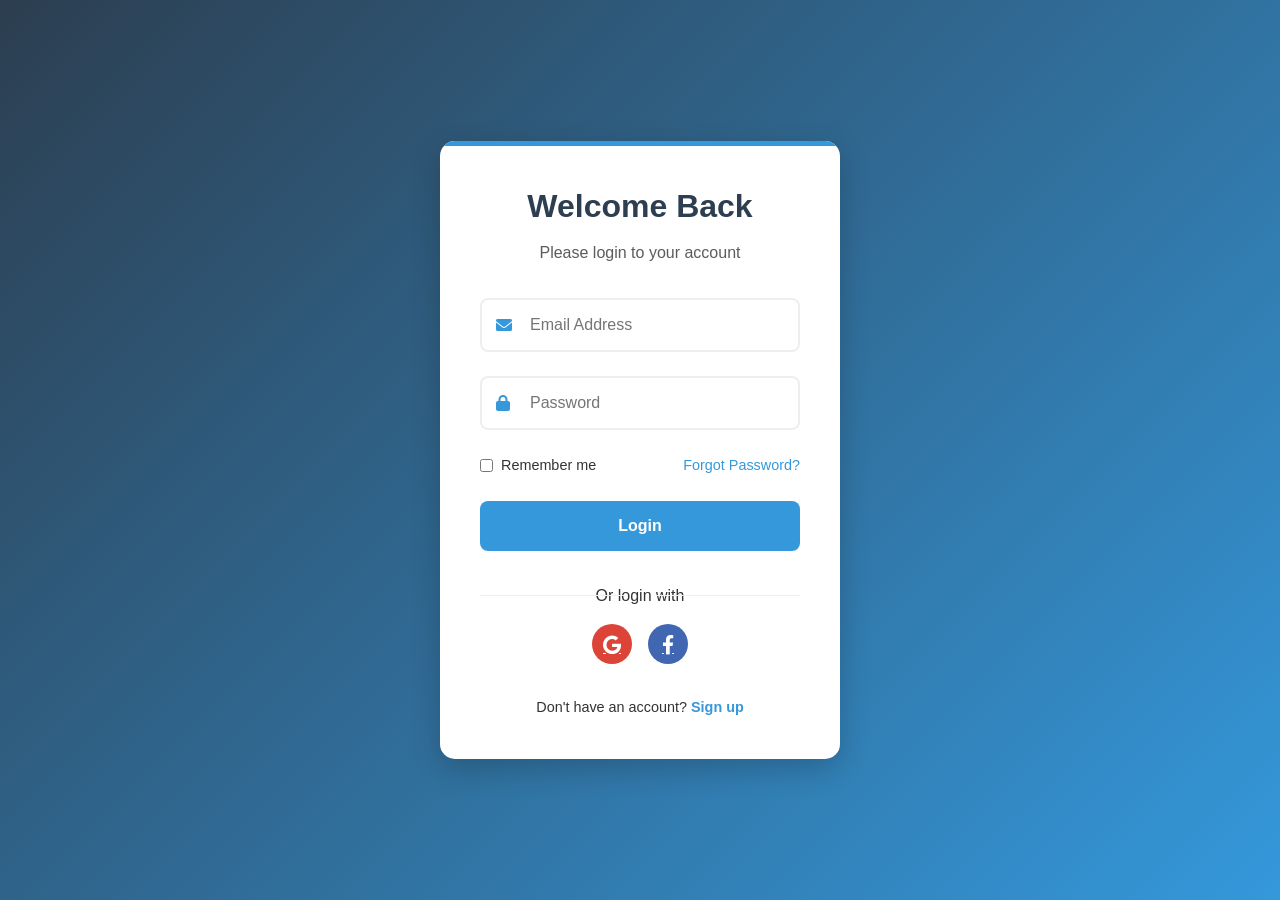
<file: components/login.html>
<!DOCTYPE html>
<html lang="en">
<head>
    <meta charset="UTF-8">
    <meta name="viewport" content="width=device-width, initial-scale=1.0">
    <title>Login - Skyline Labour</title>
    <link rel="stylesheet" href="../css/style.css">

    <link rel="stylesheet" href="https://cdnjs.cloudflare.com/ajax/libs/font-awesome/6.0.0/css/all.min.css">
    <style>
        .login-container {
            min-height: 100vh;
            display: flex;
            align-items: center;
            justify-content: center;
            background: linear-gradient(135deg, var(--primary-color), var(--secondary-color));
            padding: 2rem;
        }

        .login-box {
            background: var(--white);
            padding: 2.5rem;
            border-radius: 15px;
            box-shadow: 0 10px 30px rgba(0,0,0,0.2);
            width: 100%;
            max-width: 400px;
            position: relative;
            overflow: hidden;
        }

        .login-box::before {
            content: '';
            position: absolute;
            top: 0;
            left: 0;
            width: 100%;
            height: 5px;
            background: var(--secondary-color);
        }

        .login-header {
            text-align: center;
            margin-bottom: 2rem;
        }

        .login-header h1 {
            color: var(--primary-color);
            font-size: 2rem;
            margin-bottom: 0.5rem;
        }

        .login-header p {
            color: var(--text-color);
            opacity: 0.8;
        }

        .login-form {
            display: flex;
            flex-direction: column;
            gap: 1.5rem;
        }

        .form-group {
            position: relative;
        }

        .form-group i {
            position: absolute;
            left: 1rem;
            top: 50%;
            transform: translateY(-50%);
            color: var(--secondary-color);
        }

        .form-group input {
            width: 100%;
            padding: 1rem 1rem 1rem 3rem;
            border: 2px solid #eee;
            border-radius: 8px;
            font-size: 1rem;
            transition: all 0.3s ease;
        }

        .form-group input:focus {
            border-color: var(--secondary-color);
            box-shadow: 0 0 0 3px rgba(52, 152, 219, 0.1);
            outline: none;
        }

        .remember-forgot {
            display: flex;
            justify-content: space-between;
            align-items: center;
            font-size: 0.9rem;
        }

        .remember-me {
            display: flex;
            align-items: center;
            gap: 0.5rem;
        }

        .forgot-password {
            color: var(--secondary-color);
            text-decoration: none;
            transition: color 0.3s ease;
        }

        .forgot-password:hover {
            color: var(--primary-color);
        }

        .login-button {
            background: var(--secondary-color);
            color: var(--white);
            padding: 1rem;
            border: none;
            border-radius: 8px;
            font-size: 1rem;
            font-weight: 600;
            cursor: pointer;
            transition: all 0.3s ease;
        }

        .login-button:hover {
            background: var(--primary-color);
            transform: translateY(-2px);
            box-shadow: 0 5px 15px rgba(52, 152, 219, 0.3);
        }

        .social-login {
            margin-top: 2rem;
            text-align: center;
        }

        .social-login p {
            color: var(--text-color);
            margin-bottom: 1rem;
            position: relative;
        }

        .social-login p::before,
        .social-login p::after {
            content: '';
            position: absolute;
            top: 50%;
            width: 45%;
            height: 1px;
            background: #eee;
        }

        .social-login p::before {
            left: 0;
        }

        .social-login p::after {
            right: 0;
        }

        .social-buttons {
            display: flex;
            justify-content: center;
            gap: 1rem;
        }

        .social-button {
            width: 40px;
            height: 40px;
            border-radius: 50%;
            display: flex;
            align-items: center;
            justify-content: center;
            color: var(--white);
            font-size: 1.2rem;
            transition: all 0.3s ease;
        }

        .social-button.google {
            background: #DB4437;
        }

        .social-button.facebook {
            background: #4267B2;
        }

        .social-button:hover {
            transform: translateY(-2px);
            box-shadow: 0 5px 15px rgba(0,0,0,0.2);
        }

        .signup-link {
            text-align: center;
            margin-top: 2rem;
            font-size: 0.9rem;
        }

        .signup-link a {
            color: var(--secondary-color);
            text-decoration: none;
            font-weight: 600;
            transition: color 0.3s ease;
        }

        .signup-link a:hover {
            color: var(--primary-color);
        }

        @media (max-width: 480px) {
            .login-box {
                padding: 2rem;
            }

            .social-buttons {
                flex-direction: column;
                align-items: center;
            }

            .social-button {
                width: 100%;
                max-width: 200px;
            }
        }
    </style>
</head>
<body>
    <div class="login-container">
        <div class="login-box">
            <div class="login-header">
                <h1>Welcome Back</h1>
                <p>Please login to your account</p>
            </div>
            <form class="login-form" id="loginForm">
                <div class="form-group">
                    <i class="fas fa-envelope"></i>
                    <input type="email" id="email" placeholder="Email Address" required>
                </div>
                <div class="form-group">
                    <i class="fas fa-lock"></i>
                    <input type="password" id="password" placeholder="Password" required>
                </div>
                <div class="remember-forgot">
                    <label class="remember-me">
                        <input type="checkbox" id="remember">
                        <span>Remember me</span>
                    </label>
                    <a href="#" class="forgot-password">Forgot Password?</a>
                </div>
                <button type="submit" class="login-button">Login</button>
            </form>
            <div class="social-login">
                <p>Or login with</p>
                <div class="social-buttons">
                    <a href="#" class="social-button google">
                        <i class="fab fa-google"></i>
                    </a>
                    <a href="#" class="social-button facebook">
                        <i class="fab fa-facebook-f"></i>
                    </a>
                </div>
            </div>
            <div class="signup-link">
                <p>Don't have an account? <a href="./signup.html">Sign up</a></p>
            </div>
        </div>
    </div>

    <script>
        document.getElementById('loginForm').addEventListener('submit', function(e) {
            e.preventDefault();
            
            // Get form values
            const email = document.getElementById('email').value;
            const password = document.getElementById('password').value;
            const remember = document.getElementById('remember').checked;

            // Basic validation
            if (!email || !password) {
                alert('Please fill in all fields');
                return;
            }

            // Email format validation
            const emailRegex = /^[^\s@]+@[^\s@]+\.[^\s@]+$/;
            if (!emailRegex.test(email)) {
                alert('Please enter a valid email address');
                return;
            }

            // Password length validation
            if (password.length < 6) {
                alert('Password must be at least 6 characters long');
                return;
            }

            // Show loading state
            const loginButton = document.querySelector('.login-button');
            const originalText = loginButton.textContent;
            loginButton.textContent = 'Logging in...';
            loginButton.disabled = true;

            // Simulate API call (replace with actual API call)
            setTimeout(() => {
                // Store user data in localStorage if remember is checked
                if (remember) {
                    localStorage.setItem('userEmail', email);
                    localStorage.setItem('rememberMe', 'true');
                } else {
                    localStorage.removeItem('userEmail');
                    localStorage.removeItem('rememberMe');
                }

                // Store login state
                localStorage.setItem('isLoggedIn', 'true');
                localStorage.setItem('userEmail', email);

                // Redirect to main page
                window.location.href = 'https://ansh2112577.github.io/SkyLine_Labour_Solution/#home';
            }, 1500);
        });

        // Check if user is already logged in
        window.addEventListener('load', function() {
            const isLoggedIn = localStorage.getItem('isLoggedIn') === 'true';
            if (isLoggedIn) {
                window.location.href = 'https://ansh2112577.github.io/SkyLine_Labour_Solution/#home';
            }

            // Auto-fill email if remember me was checked
            const rememberMe = localStorage.getItem('rememberMe') === 'true';
            const savedEmail = localStorage.getItem('userEmail');
            if (rememberMe && savedEmail) {
                document.getElementById('email').value = savedEmail;
                document.getElementById('remember').checked = true;
            }
        });
    </script>
</body>
</html>
</file>
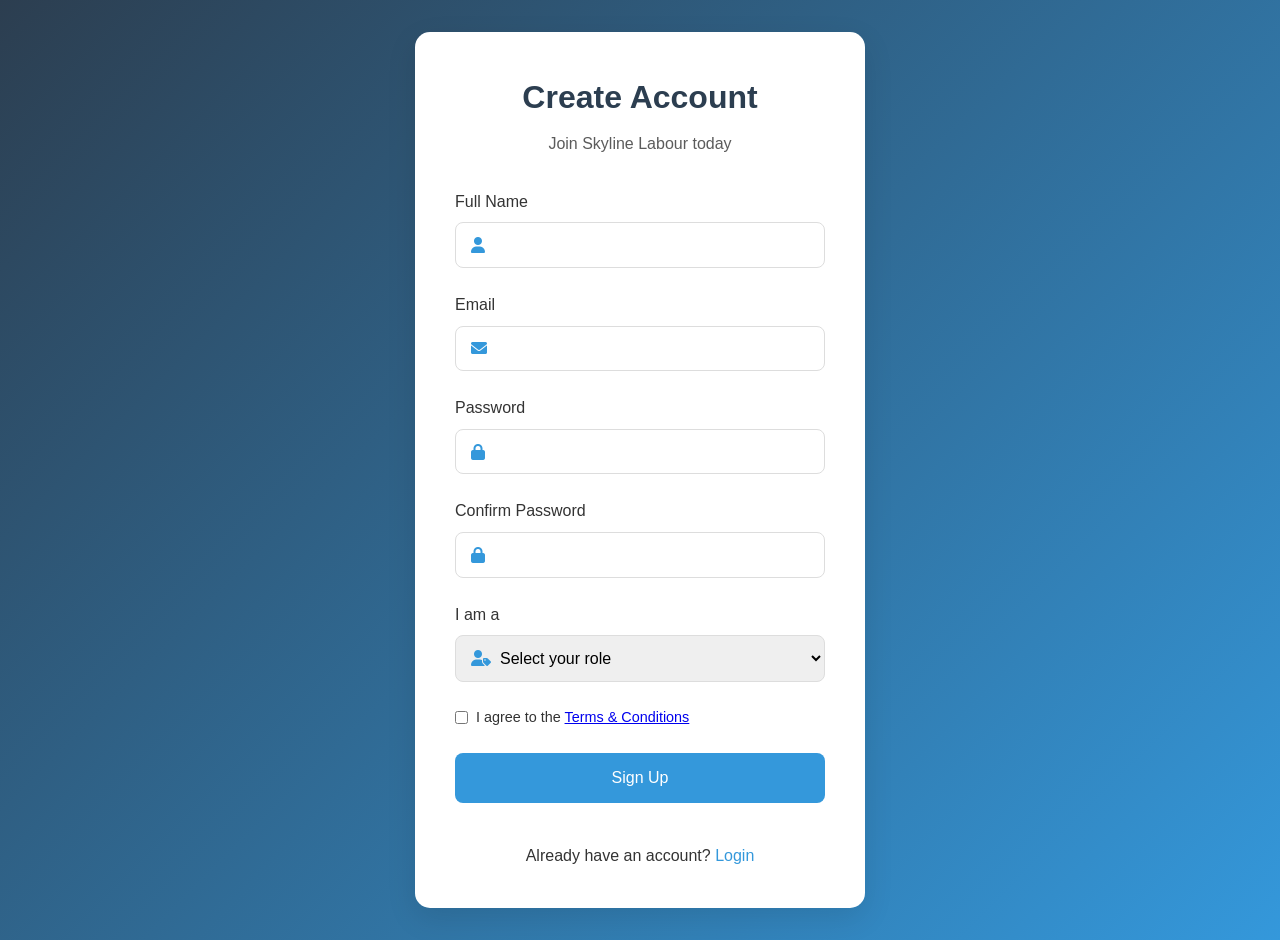
<file: components/signup.html>
<!DOCTYPE html>
<html lang="en">
<head>
    <meta charset="UTF-8">
    <meta name="viewport" content="width=device-width, initial-scale=1.0">
    <title>Sign Up - Skyline Labour</title>
    <link rel="stylesheet" href="../css/style.css">
    <link rel="stylesheet" href="../css/auth.css">
    <link rel="stylesheet" href="https://cdnjs.cloudflare.com/ajax/libs/font-awesome/6.0.0/css/all.min.css">
</head>
<body>
    <div class="auth-container">
        <div class="auth-box">
            <div class="auth-header">
                <h1>Create Account</h1>
                <p>Join Skyline Labour today</p>
            </div>
            <form id="signupForm" class="auth-form">
                <div class="form-group">
                    <label for="fullName">Full Name</label>
                    <div class="input-group">
                        <i class="fas fa-user"></i>
                        <input type="text" id="fullName" name="fullName" required>
                    </div>
                </div>
                <div class="form-group">
                    <label for="email">Email</label>
                    <div class="input-group">
                        <i class="fas fa-envelope"></i>
                        <input type="email" id="email" name="email" required>
                    </div>
                </div>
                <div class="form-group">
                    <label for="password">Password</label>
                    <div class="input-group">
                        <i class="fas fa-lock"></i>
                        <input type="password" id="password" name="password" required>
                    </div>
                </div>
                <div class="form-group">
                    <label for="confirmPassword">Confirm Password</label>
                    <div class="input-group">
                        <i class="fas fa-lock"></i>
                        <input type="password" id="confirmPassword" name="confirmPassword" required>
                    </div>
                </div>
                <div class="form-group">
                    <label for="userType">I am a</label>
                    <div class="input-group">
                        <i class="fas fa-user-tag"></i>
                        <select id="userType" name="userType" required>
                            <option value="">Select your role</option>
                            <option value="contractor">Contractor</option>
                            <option value="worker">Worker</option>
                        </select>
                    </div>
                </div>
                <div class="form-options">
                    <label class="terms">
                        <input type="checkbox" name="terms" required>
                        <span>I agree to the <a href="#">Terms & Conditions</a></span>
                    </label>
                </div>
                <button type="submit" class="auth-button">Sign Up</button>
                <div class="auth-footer">
                    <p>Already have an account? <a href="./login.html">Login</a></p>
                </div>
            </form>
        </div>
    </div>
    <script>
        document.getElementById('signupForm').addEventListener('submit', function(e) {
            // If your signup logic is in auth.js, you may need to move this redirect there after successful signup.
            // If not, this will redirect after form submission.
            e.preventDefault();
            // Simulate signup logic here or wait for actual signup to complete, then:
            window.location.href = '../index.html'; // Changed from './login.html'
        });
        </script>
</body>
</html>
</file>
<file: css/style.css>
/* Reset and Base Styles */
* {
    margin: 0;
    padding: 0;
    box-sizing: border-box;
}

:root {
    --primary-color: #2c3e50;
    --secondary-color: #3498db;
    --accent-color: #e74c3c;
    --text-color: #333;
    --light-gray: #f5f6fa;
    --white: #ffffff;
}

body {
    font-family: 'Segoe UI', Tahoma, Geneva, Verdana, sans-serif;
    line-height: 1.6;
    color: var(--text-color);
}

.container {
    max-width: 1200px;
    margin: 0 auto;
    padding: 0 20px;
    position: relative;
    z-index: 1;
}

/* Navigation */
.navbar {
    background-color: rgba(255, 255, 255, 0.98);
    padding: 1.2rem 2.5rem;
    position: fixed;
    width: 100%;
    top: 0;
    z-index: 1000;
    box-shadow: 0 2px 20px rgba(0,0,0,0.1);
    display: flex;
    justify-content: space-between;
    align-items: center;
    transition: all 0.3s ease;
    backdrop-filter: blur(10px);
}

.navbar.scrolled {
    padding: 0.8rem 2.5rem;
    background-color: rgba(255, 255, 255, 0.98);
    box-shadow: 0 2px 15px rgba(0,0,0,0.1);
}

.logo {
    display: flex;
    align-items: center;
    gap: 1.2rem;
}

.logo img {
    width: 45px;
    height: 45px;
    transition: transform 0.3s ease;
}

.logo:hover img {
    transform: scale(1.1);
}

.logo h1 {
    color: var(--primary-color);
    font-size: 2rem;
    font-weight: 800;
    background: linear-gradient(135deg, var(--primary-color), var(--secondary-color));
    -webkit-background-clip: text;
    -webkit-text-fill-color: transparent;
    letter-spacing: -0.5px;
}

.nav-links {
    display: flex;
    list-style: none;
    gap: 2.5rem;
    align-items: center;
}

.nav-links a {
    text-decoration: none;
    color: var(--text-color);
    font-weight: 600;
    font-size: 1.1rem;
    transition: all 0.3s ease;
    position: relative;
    padding: 0.5rem 0;
}

.nav-links a::after {
    content: '';
    position: absolute;
    bottom: 0;
    left: 0;
    width: 0;
    height: 2px;
    background: var(--secondary-color);
    transition: width 0.3s ease;
}

.nav-links a:hover::after {
    width: 100%;
}

.nav-links a:hover {
    color: var(--secondary-color);
}

/* Auth Buttons in Navigation */
.auth-buttons {
    display: flex;
    gap: 1.2rem;
    margin-left: 2rem;
    align-items: center;
    position: relative;
    z-index: 1001;
}

.find-labour-btn,
.login-btn,
.signup-btn {
    display: inline-flex;
    align-items: center;
    gap: 0.5rem;
    padding: 0.8rem 1.5rem;
    border-radius: 8px;
    font-weight: 600;
    transition: all 0.3s ease;
    text-transform: uppercase;
    font-size: 0.9rem;
    letter-spacing: 0.5px;
    position: relative;
    overflow: hidden;
    text-decoration: none;
    box-shadow: 0 2px 10px rgba(0,0,0,0.1);
    white-space: nowrap;
}

.find-labour-btn {
    background: var(--accent-color);
    color: var(--white);
    border: 2px solid var(--accent-color);
}

.find-labour-btn:hover {
    background: transparent;
    color: var(--accent-color);
    transform: translateY(-2px);
    box-shadow: 0 5px 15px rgba(231, 76, 60, 0.3);
}

.login-btn {
    background: transparent;
    color: var(--secondary-color);
    border: 2px solid var(--secondary-color);
}

.login-btn:hover {
    background: var(--secondary-color);
    color: var(--white);
    transform: translateY(-2px);
    box-shadow: 0 5px 15px rgba(52, 152, 219, 0.3);
}

.signup-btn {
    background: var(--secondary-color);
    color: var(--white);
    border: 2px solid var(--secondary-color);
}

.signup-btn:hover {
    background: var(--primary-color);
    border-color: var(--primary-color);
    transform: translateY(-2px);
    box-shadow: 0 5px 15px rgba(52, 152, 219, 0.3);
}

/* Enhanced Mobile Menu */
.mobile-menu {
    display: none;
    cursor: pointer;
    padding: 0.5rem;
    border-radius: 8px;
    transition: all 0.3s ease;
}

.mobile-menu:hover {
    background: rgba(52, 152, 219, 0.1);
}

.mobile-menu i {
    font-size: 1.5rem;
    color: var(--primary-color);
}

@media (max-width: 768px) {
    .navbar {
        padding: 1rem;
    }

    .nav-links {
        position: fixed;
        top: 80px;
        left: 0;
        width: 100%;
        height: calc(100vh - 80px);
        background: var(--white);
        padding: 2rem;
        flex-direction: column;
        align-items: center;
        transform: translateX(-100%);
        opacity: 0;
        visibility: hidden;
        transition: all 0.3s ease;
        box-shadow: 0 5px 15px rgba(0,0,0,0.1);
    }

    .nav-links.active {
        transform: translateX(0);
        opacity: 1;
        visibility: visible;
    }

    .nav-links li {
        width: 100%;
        text-align: center;
        margin: 1rem 0;
    }

    .auth-buttons {
        margin: 2rem 0;
        flex-direction: column;
        width: 100%;
        gap: 1rem;
        position: relative;
        z-index: 1001;
    }

    .find-labour-btn,
    .login-btn,
    .signup-btn {
        width: 100%;
        justify-content: center;
        text-align: center;
    }

    .mobile-menu {
        display: block;
    }
}

/* Hero Section */
.hero {
    min-height: 100vh;
    background: linear-gradient(135deg, var(--primary-color), var(--secondary-color));
    display: flex;
    align-items: center;
    justify-content: center;
    text-align: center;
    color: var(--white);
    padding: 6rem 2rem;
    position: relative;
}

.hero-content {
    max-width: 800px;
    margin: 0 auto;
    position: relative;
    z-index: 2;
}

.hero-content h1 {
    font-size: 3.5rem;
    margin-bottom: 1.5rem;
    animation: fadeInUp 1s ease;
}

.hero-content p {
    font-size: 1.2rem;
    margin-bottom: 2rem;
    animation: fadeInUp 1s ease 0.2s;
    opacity: 0;
    animation-fill-mode: forwards;
}

.cta-button {
    display: inline-block;
    padding: 1rem 2rem;
    background-color: var(--secondary-color);
    color: var(--white);
    text-decoration: none;
    border-radius: 5px;
    transition: background-color 0.3s ease;
}

.cta-button:hover {
    background-color: #2980b9;
}

/* Stats Section */
.stats {
    padding: 4rem 0;
    background: var(--secondary-color);
    color: var(--white);
    position: relative;
    z-index: 1;
}

.stats-grid {
    display: grid;
    grid-template-columns: repeat(auto-fit, minmax(200px, 1fr));
    gap: 2rem;
    text-align: center;
}

.stat-card {
    padding: 2rem;
    background-color: rgba(255, 255, 255, 0.1);
    border-radius: 10px;
    transition: transform 0.3s ease;
}

.stat-card:hover {
    transform: translateY(-5px);
}

.stat-card i {
    font-size: 2.5rem;
    margin-bottom: 1rem;
    opacity: 0.9;
}

.stat-card h3 {
    font-size: 2.5rem;
    margin-bottom: 0.5rem;
}

.stat-card p {
    font-size: 1.1rem;
    opacity: 0.9;
}

/* About Section */
.about {
    padding: 5rem 0;
    background: var(--light-gray);
    position: relative;
    z-index: 1;
}

.solution-content {
    display: grid;
    grid-template-columns: 1fr 1fr;
    gap: 3rem;
    align-items: center;
    padding: 2rem;
    background: var(--white);
    border-radius: 20px;
    box-shadow: 0 10px 30px rgba(0,0,0,0.1);
}

.solution-text {
    padding-right: 2rem;
}

.solution-text p {
    font-size: 1.1rem;
    line-height: 1.8;
    color: var(--text-color);
    margin-bottom: 2rem;
}

.solution-image {
    position: relative;
    overflow: hidden;
    border-radius: 15px;
    box-shadow: 0 10px 30px rgba(0,0,0,0.15);
}

.solution-image img {
    width: 100%;
    height: 400px;
    object-fit: cover;
    transition: transform 0.5s ease;
}

.solution-image:hover img {
    transform: scale(1.05);
}

/* Features Section */
.features {
    padding: 5rem 0;
    background: var(--white);
    position: relative;
    z-index: 1;
}

.features-grid {
    display: grid;
    grid-template-columns: repeat(auto-fit, minmax(250px, 1fr));
    gap: 2rem;
    margin-top: 3rem;
}

.feature-card {
    text-align: center;
    padding: 2rem;
    background-color: var(--white);
    border-radius: 10px;
    box-shadow: 0 5px 15px rgba(0,0,0,0.1);
    transition: transform 0.3s ease;
}

.feature-card:hover {
    transform: translateY(-5px);
}

.feature-card i {
    font-size: 2.5rem;
    color: var(--secondary-color);
    margin-bottom: 1rem;
}

/* Security Section */
.security {
    padding: 5rem 0;
    background: linear-gradient(135deg, var(--primary-color), var(--secondary-color));
    color: var(--white);
    position: relative;
    z-index: 1;
}

.security h2 {
    color: var(--white);
    margin-bottom: 4rem;
}

.security-grid {
    display: grid;
    grid-template-columns: repeat(auto-fit, minmax(250px, 1fr));
    gap: 2rem;
    margin-bottom: 4rem;
}

.security-card {
    background-color: rgba(255, 255, 255, 0.1);
    padding: 2rem;
    border-radius: 10px;
    text-align: center;
    transition: transform 0.3s ease, background-color 0.3s ease;
    backdrop-filter: blur(10px);
}

.security-card:hover {
    transform: translateY(-5px);
    background-color: rgba(255, 255, 255, 0.2);
}

.security-card i {
    font-size: 2.5rem;
    margin-bottom: 1.5rem;
    color: var(--white);
    opacity: 0.9;
}

.security-card h3 {
    font-size: 1.5rem;
    margin-bottom: 1rem;
    color: var(--white);
}

.security-card p {
    font-size: 1rem;
    line-height: 1.6;
    opacity: 0.9;
}

.security-features {
    display: grid;
    grid-template-columns: repeat(auto-fit, minmax(250px, 1fr));
    gap: 1.5rem;
    background-color: rgba(255, 255, 255, 0.1);
    padding: 2rem;
    border-radius: 10px;
    backdrop-filter: blur(10px);
}

.security-feature {
    display: flex;
    align-items: center;
    gap: 1rem;
}

.security-feature i {
    color: #2ecc71;
    font-size: 1.2rem;
}

.security-feature span {
    font-size: 1rem;
    opacity: 0.9;
}

/* Services Section */
.services {
    padding: 6rem 0;
    background: var(--light-gray);
    position: relative;
    z-index: 1;
}

.services-grid {
    display: grid;
    grid-template-columns: repeat(auto-fit, minmax(300px, 1fr));
    gap: 2.5rem;
    margin-top: 3rem;
}

.service-card {
    background-color: var(--white);
    padding: 2.5rem;
    border-radius: 15px;
    box-shadow: 0 5px 20px rgba(0,0,0,0.1);
    transition: all 0.3s ease;
    position: relative;
    overflow: hidden;
}

.service-card::before {
    content: '';
    position: absolute;
    top: 0;
    left: 0;
    width: 100%;
    height: 5px;
    background: var(--secondary-color);
    transform: scaleX(0);
    transition: transform 0.3s ease;
}

.service-card:hover::before {
    transform: scaleX(1);
}

.service-card:hover {
    transform: translateY(-10px);
    box-shadow: 0 10px 30px rgba(0,0,0,0.15);
}

.service-card h3 {
    font-size: 1.5rem;
    color: var(--primary-color);
    margin-bottom: 1rem;
}

.service-card p {
    color: var(--text-color);
    line-height: 1.6;
}

/* Testimonials Section */
.testimonials {
    padding: 5rem 0;
    background: var(--white);
    position: relative;
    z-index: 1;
}

.testimonials-grid {
    display: grid;
    grid-template-columns: repeat(auto-fit, minmax(300px, 1fr));
    gap: 2rem;
    margin-top: 3rem;
}

.testimonial-card {
    position: relative;
    padding: 2rem;
    background: var(--white);
    border-radius: 10px;
    box-shadow: 0 5px 15px rgba(0,0,0,0.1);
    transition: all 0.3s ease;
}

.testimonial-card:hover {
    transform: translateY(-10px);
    box-shadow: 0 10px 30px rgba(0,0,0,0.2);
}

.testimonial-content {
    margin-bottom: 1.5rem;
}

.testimonial-content i {
    color: var(--secondary-color);
    font-size: 2rem;
    margin-bottom: 1rem;
}

.testimonial-content p {
    font-style: italic;
    line-height: 1.8;
}

.testimonial-author {
    display: flex;
    align-items: center;
    margin-top: 1.5rem;
}

.testimonial-author img {
    width: 50px;
    height: 50px;
    border-radius: 50%;
    margin-right: 1rem;
    object-fit: cover;
    background: var(--light-gray);
    min-width: 50px;
    min-height: 50px;
    display: flex;
    align-items: center;
    justify-content: center;
    color: var(--text-color);
    font-size: 1.2rem;
}

.testimonial-author h4 {
    margin: 0;
    color: var(--primary-color);
}

.testimonial-author p {
    margin: 0;
    font-size: 0.9rem;
    color: var(--secondary-color);
}

/* Contact Section */
.contact {
    padding: 6rem 0;
    background: linear-gradient(135deg, var(--light-gray), var(--white));
    position: relative;
    z-index: 1;
}

.contact-content {
    display: grid;
    grid-template-columns: 2fr 1fr;
    gap: 3rem;
    margin-top: 3rem;
}

.contact-form {
    background: var(--white);
    padding: 2.5rem;
    border-radius: 15px;
    box-shadow: 0 5px 20px rgba(0,0,0,0.1);
}

.contact-form input,
.contact-form textarea {
    width: 100%;
    padding: 1rem 1.2rem;
    margin-bottom: 1.5rem;
    border: 2px solid #eee;
    border-radius: 8px;
    font-size: 1rem;
    transition: all 0.3s ease;
}

.contact-form input:focus,
.contact-form textarea:focus {
    border-color: var(--secondary-color);
    box-shadow: 0 0 0 3px rgba(52, 152, 219, 0.1);
    outline: none;
}

.contact-form textarea {
    height: 150px;
    resize: vertical;
}

.submit-button {
    width: 100%;
    padding: 1rem;
    background: var(--secondary-color);
    color: var(--white);
    border: none;
    border-radius: 8px;
    font-size: 1rem;
    font-weight: 600;
    cursor: pointer;
    transition: all 0.3s ease;
    position: relative;
    overflow: hidden;
}

.submit-button:hover {
    background: var(--primary-color);
    transform: translateY(-2px);
    box-shadow: 0 5px 15px rgba(52, 152, 219, 0.3);
}

.contact-info {
    background: var(--white);
    padding: 2.5rem;
    border-radius: 15px;
    box-shadow: 0 5px 20px rgba(0,0,0,0.1);
}

.contact-info h3 {
    color: var(--primary-color);
    font-size: 1.5rem;
    margin-bottom: 1.5rem;
}

.contact-info p {
    display: flex;
    align-items: center;
    gap: 1rem;
    margin-bottom: 1.5rem;
    color: var(--text-color);
}

.contact-info i {
    color: var(--secondary-color);
    font-size: 1.2rem;
}

/* Footer */
footer {
    background: var(--primary-color);
    color: var(--white);
    padding: 3rem 0 1rem;
    position: relative;
    z-index: 1;
}

.footer-content {
    display: grid;
    grid-template-columns: repeat(auto-fit, minmax(250px, 1fr));
    gap: 2rem;
    margin-bottom: 2rem;
}

.footer-section h3 {
    margin-bottom: 1rem;
}

.footer-section ul {
    list-style: none;
}

.footer-section ul li {
    margin: 0.5rem 0;
}

.footer-section a {
    color: var(--white);
    text-decoration: none;
}

.social-links {
    display: flex;
    gap: 1rem;
    margin-top: 1rem;
}

.social-links a {
    color: var(--white);
    font-size: 1.5rem;
    transition: color 0.3s ease;
}

.social-links a:hover {
    color: var(--secondary-color);
}

.footer-bottom {
    text-align: center;
    padding-top: 2rem;
    border-top: 1px solid rgba(255,255,255,0.1);
}

/* Section Headers */
section h2 {
    text-align: center;
    font-size: 2.5rem;
    margin-bottom: 3rem;
    color: var(--primary-color);
}

/* Notification System */
.notification {
    position: fixed;
    top: 20px;
    right: 20px;
    padding: 1rem 2rem;
    border-radius: 5px;
    color: var(--white);
    font-weight: 500;
    transform: translateX(120%);
    transition: transform 0.3s ease;
    z-index: 1000;
}

.notification.show {
    transform: translateX(0);
}

.notification.success {
    background: #2ecc71;
}

.notification.error {
    background: #e74c3c;
}

/* Enhanced Mobile Menu */
@media (max-width: 768px) {
    .nav-links {
        position: fixed;
        top: 80px;
        left: 0;
        width: 100%;
        background: var(--white);
        padding: 2rem;
        flex-direction: column;
        align-items: center;
        transform: translateY(-100%);
        opacity: 0;
        visibility: hidden;
        transition: all 0.3s ease;
        box-shadow: 0 5px 15px rgba(0,0,0,0.1);
    }

    .nav-links.active {
        transform: translateY(0);
        opacity: 1;
        visibility: visible;
    }

    .nav-links li {
        margin: 1rem 0;
    }

    body.menu-open {
        overflow: hidden;
    }

    .mobile-menu {
        display: block;
        cursor: pointer;
        padding: 0.5rem;
    }

    .mobile-menu i {
        font-size: 1.5rem;
        color: var(--primary-color);
    }

    .hero h1 {
        font-size: 2.5rem;
    }

    .solution-content {
        grid-template-columns: 1fr;
    }

    .contact-content {
        grid-template-columns: 1fr;
    }

    .stats-grid {
        grid-template-columns: repeat(2, 1fr);
    }

    .testimonials-grid {
        grid-template-columns: 1fr;
    }

    .stat-card h3 {
        font-size: 2rem;
    }

    .security-grid {
        grid-template-columns: 1fr;
    }

    .security-features {
        grid-template-columns: 1fr;
        padding: 1.5rem;
    }

    .auth-buttons {
        margin-left: 0;
        margin-top: 0.5rem;
        flex-direction: column;
        width: 100%;
    }

    .login-btn,
    .signup-btn {
        text-align: center;
        width: 100%;
    }
}

@media (max-width: 480px) {
    .stats-grid {
        grid-template-columns: 1fr;
    }
}

/* Form Error States */
.contact-form input.error,
.contact-form textarea.error {
    border-color: #e74c3c;
    background: #fff5f5;
}

.contact-form input.error:focus,
.contact-form textarea.error:focus {
    box-shadow: 0 0 0 3px rgba(231, 76, 60, 0.2);
}

/* Enhanced Card Hover Effects */
.feature-card:hover i,
.service-card:hover i,
.security-card:hover i {
    transform: scale(1.2);
    color: var(--secondary-color);
}

/* Enhanced Section Transitions */
section {
    opacity: 1;
    transform: none;
}

/* Loader Styles */
.loader-wrapper {
    position: fixed;
    top: 0;
    left: 0;
    width: 100%;
    height: 100%;
    background: var(--primary-color);
    display: flex;
    justify-content: center;
    align-items: center;
    z-index: 9999;
    transition: opacity 0.5s ease-out;
}

.loader {
    width: 50px;
    height: 50px;
    border: 5px solid var(--white);
    border-top: 5px solid var(--secondary-color);
    border-radius: 50%;
    animation: spin 1s linear infinite;
}

@keyframes spin {
    0% { transform: rotate(0deg); }
    100% { transform: rotate(360deg); }
}

/* Image Fallbacks */
img {
    max-width: 100%;
    height: auto;
    display: block;
}

/* Image Placeholder Styles */
.image-placeholder {
    display: none;
    width: 100%;
    height: 100%;
    background: var(--light-gray);
    color: var(--text-color);
    font-size: 1.2rem;
    align-items: center;
    justify-content: center;
    border-radius: 10px;
}

img[style*="display: none"] + .image-placeholder {
    display: flex;
}

.testimonial-author .image-placeholder {
    width: 50px;
    height: 50px;
    border-radius: 50%;
    font-weight: 500;
    background: var(--secondary-color);
    color: var(--white);
}

/* Update section spacing */
section {
    padding: 5rem 0;
    position: relative;
}

/* Ensure container is visible */
.container {
    max-width: 1200px;
    margin: 0 auto;
    padding: 0 20px;
    position: relative;
    z-index: 1;
}

/* Update stats section */
.stats {
    background: var(--secondary-color);
    color: var(--white);
    position: relative;
    z-index: 1;
}

/* Update about section */
.about {
    background: var(--light-gray);
    position: relative;
    z-index: 1;
}

/* Update features section */
.features {
    background: var(--white);
    position: relative;
    z-index: 1;
}

/* Update security section */
.security {
    background: linear-gradient(135deg, var(--primary-color), var(--secondary-color));
    color: var(--white);
    position: relative;
    z-index: 1;
}

/* Update services section */
.services {
    background: var(--light-gray);
    position: relative;
    z-index: 1;
}

/* Update testimonials section */
.testimonials {
    background: var(--white);
    position: relative;
    z-index: 1;
}

/* Update contact section */
.contact {
    background: var(--light-gray);
    position: relative;
    z-index: 1;
}

/* Ensure footer is visible */
footer {
    background: var(--primary-color);
    color: var(--white);
    position: relative;
    z-index: 1;
}

/* Auth Buttons in Navigation */
.auth-links {
    position: relative;
}

.auth-buttons {
    display: flex;
    gap: 1rem;
    margin-left: 1rem;
}

.login-btn,
.signup-btn {
    padding: 0.5rem 1rem;
    border-radius: 5px;
    transition: all 0.3s ease;
}

.login-btn {
    color: var(--secondary-color);
    border: 1px solid var(--secondary-color);
}

.login-btn:hover {
    background: var(--secondary-color);
    color: var(--white);
}

.signup-btn {
    background: var(--secondary-color);
    color: var(--white);
}

.signup-btn:hover {
    background: var(--primary-color);
    transform: translateY(-2px);
}

@media (max-width: 768px) {
    .auth-buttons {
        margin-left: 0;
        margin-top: 0.5rem;
        flex-direction: column;
        width: 100%;
    }

    .login-btn,
    .signup-btn {
        text-align: center;
        width: 100%;
    }
}

/* Pricing Section */
.pricing {
    padding: 5rem 0;
    background: var(--white);
    position: relative;
    z-index: 1;
}

.pricing-grid {
    display: grid;
    grid-template-columns: repeat(auto-fit, minmax(300px, 1fr));
    gap: 2rem;
    margin-top: 3rem;
}

.pricing-card {
    background: var(--white);
    border-radius: 15px;
    padding: 2rem;
    box-shadow: 0 5px 20px rgba(0,0,0,0.1);
    transition: all 0.3s ease;
    position: relative;
    overflow: hidden;
}

.pricing-card:hover {
    transform: translateY(-10px);
    box-shadow: 0 10px 30px rgba(0,0,0,0.2);
}

.pricing-card.featured {
    border: 2px solid var(--secondary-color);
}

.featured-badge {
    position: absolute;
    top: 1rem;
    right: -2rem;
    background: var(--secondary-color);
    color: var(--white);
    padding: 0.5rem 2rem;
    transform: rotate(45deg);
    font-size: 0.8rem;
    font-weight: 600;
}

.pricing-header {
    text-align: center;
    margin-bottom: 2rem;
}

.pricing-header h3 {
    font-size: 1.8rem;
    color: var(--primary-color);
    margin-bottom: 1rem;
}

.price {
    font-size: 2.5rem;
    color: var(--secondary-color);
    font-weight: 700;
}

.price .period {
    font-size: 1rem;
    color: var(--text-color);
    opacity: 0.8;
}

.pricing-features {
    margin-bottom: 2rem;
}

.pricing-features ul {
    list-style: none;
}

.pricing-features li {
    display: flex;
    align-items: center;
    gap: 1rem;
    margin-bottom: 1rem;
    color: var(--text-color);
}

.pricing-features i {
    color: var(--secondary-color);
}

.pricing-button {
    display: block;
    text-align: center;
    padding: 1rem;
    background: var(--secondary-color);
    color: var(--white);
    text-decoration: none;
    border-radius: 8px;
    font-weight: 600;
    transition: all 0.3s ease;
}

.pricing-button:hover {
    background: var(--primary-color);
    transform: translateY(-2px);
}

/* FAQ Section */
.faq {
    padding: 5rem 0;
    background: var(--light-gray);
    position: relative;
    z-index: 1;
}

.faq-grid {
    max-width: 800px;
    margin: 3rem auto 0;
}

.faq-item {
    background: var(--white);
    border-radius: 10px;
    margin-bottom: 1rem;
    overflow: hidden;
    box-shadow: 0 2px 10px rgba(0,0,0,0.1);
}

.faq-question {
    padding: 1.5rem;
    display: flex;
    justify-content: space-between;
    align-items: center;
    cursor: pointer;
    transition: all 0.3s ease;
}

.faq-question:hover {
    background: rgba(52, 152, 219, 0.05);
}

.faq-question h3 {
    font-size: 1.2rem;
    color: var(--primary-color);
    margin: 0;
}

.faq-question i {
    color: var(--secondary-color);
    transition: transform 0.3s ease;
}

.faq-item.active .faq-question i {
    transform: rotate(180deg);
}

.faq-answer {
    padding: 0 1.5rem 1.5rem;
    display: none;
    color: var(--text-color);
    line-height: 1.6;
}

.faq-item.active .faq-answer {
    display: block;
}

@media (max-width: 768px) {
    .pricing-grid {
        grid-template-columns: 1fr;
        max-width: 400px;
        margin: 3rem auto 0;
    }

    .pricing-card.featured {
        transform: scale(1.05);
    }

    .faq-question h3 {
        font-size: 1.1rem;
    }
}

/* Login Container and User Dropdown */
.login-container {
    position: relative;
}

.user-dropdown {
    display: none;
    position: absolute;
    top: 100%;
    right: 0;
    background: var(--white);
    border-radius: 8px;
    box-shadow: 0 4px 20px rgba(0,0,0,0.1);
    min-width: 150px;
    z-index: 1000;
    margin-top: 0.5rem;
    opacity: 0;
    transform: translateY(-10px);
    transition: all 0.3s ease;
}

.login-container:hover .user-dropdown {
    display: block;
    opacity: 1;
    transform: translateY(0);
}

.logout-btn {
    display: flex;
    align-items: center;
    gap: 0.5rem;
    padding: 0.8rem 1.2rem;
    color: var(--text-color);
    text-decoration: none;
    transition: all 0.3s ease;
    border-radius: 8px;
    width: 100%;
}

.logout-btn:hover {
    background: var(--light-gray);
    color: var(--accent-color);
}

.logout-btn i {
    font-size: 1rem;
}

/* Mobile Responsive Styles for Dropdown */
@media (max-width: 768px) {
    .login-container {
        width: 100%;
    }

    .user-dropdown {
        position: static;
        box-shadow: none;
        background: transparent;
        margin-top: 0;
        opacity: 1;
        transform: none;
        display: none;
        width: 100%;
    }

    .login-container.active .user-dropdown {
        display: block;
    }

    .logout-btn {
        padding: 0.8rem 1rem;
        justify-content: center;
    }
}
</file>
<file: css/auth.css>
/* Authentication Pages Styles */
.auth-container {
    min-height: 100vh;
    display: flex;
    align-items: center;
    justify-content: center;
    background: linear-gradient(135deg, var(--primary-color), var(--secondary-color));
    padding: 2rem;
}

.auth-box {
    background: var(--white);
    border-radius: 15px;
    box-shadow: 0 10px 30px rgba(0, 0, 0, 0.1);
    padding: 2.5rem;
    width: 100%;
    max-width: 450px;
    animation: fadeIn 0.5s ease;
}

.auth-header {
    text-align: center;
    margin-bottom: 2rem;
}

.auth-header h1 {
    color: var(--primary-color);
    font-size: 2rem;
    margin-bottom: 0.5rem;
}

.auth-header p {
    color: var(--text-color);
    opacity: 0.8;
}

.auth-form {
    display: flex;
    flex-direction: column;
    gap: 1.5rem;
}

.form-group {
    display: flex;
    flex-direction: column;
    gap: 0.5rem;
}

.form-group label {
    color: var(--text-color);
    font-weight: 500;
}

.input-group {
    position: relative;
    display: flex;
    align-items: center;
}

.input-group i {
    position: absolute;
    left: 1rem;
    color: var(--secondary-color);
}

.input-group input,
.input-group select {
    width: 100%;
    padding: 0.8rem 1rem 0.8rem 2.5rem;
    border: 1px solid #ddd;
    border-radius: 8px;
    font-size: 1rem;
    transition: all 0.3s ease;
}

.input-group input:focus,
.input-group select:focus {
    border-color: var(--secondary-color);
    box-shadow: 0 0 0 3px rgba(52, 152, 219, 0.1);
    outline: none;
}

.form-options {
    display: flex;
    justify-content: space-between;
    align-items: center;
    font-size: 0.9rem;
}

.remember-me,
.terms {
    display: flex;
    align-items: center;
    gap: 0.5rem;
    color: var(--text-color);
}

.forgot-password {
    color: var(--secondary-color);
    text-decoration: none;
    transition: color 0.3s ease;
}

.forgot-password:hover {
    color: var(--primary-color);
}

.auth-button {
    background: var(--secondary-color);
    color: var(--white);
    padding: 1rem;
    border: none;
    border-radius: 8px;
    font-size: 1rem;
    font-weight: 500;
    cursor: pointer;
    transition: all 0.3s ease;
}

.auth-button:hover {
    background: var(--primary-color);
    transform: translateY(-2px);
}

.auth-footer {
    text-align: center;
    margin-top: 1rem;
    color: var(--text-color);
}

.auth-footer a {
    color: var(--secondary-color);
    text-decoration: none;
    font-weight: 500;
    transition: color 0.3s ease;
}

.auth-footer a:hover {
    color: var(--primary-color);
}

@keyframes fadeIn {
    from {
        opacity: 0;
        transform: translateY(20px);
    }
    to {
        opacity: 1;
        transform: translateY(0);
    }
}

/* Responsive Styles */
@media (max-width: 480px) {
    .auth-box {
        padding: 2rem;
    }

    .form-options {
        flex-direction: column;
        gap: 1rem;
        align-items: flex-start;
    }

    .auth-header h1 {
        font-size: 1.8rem;
    }
}
</file>
